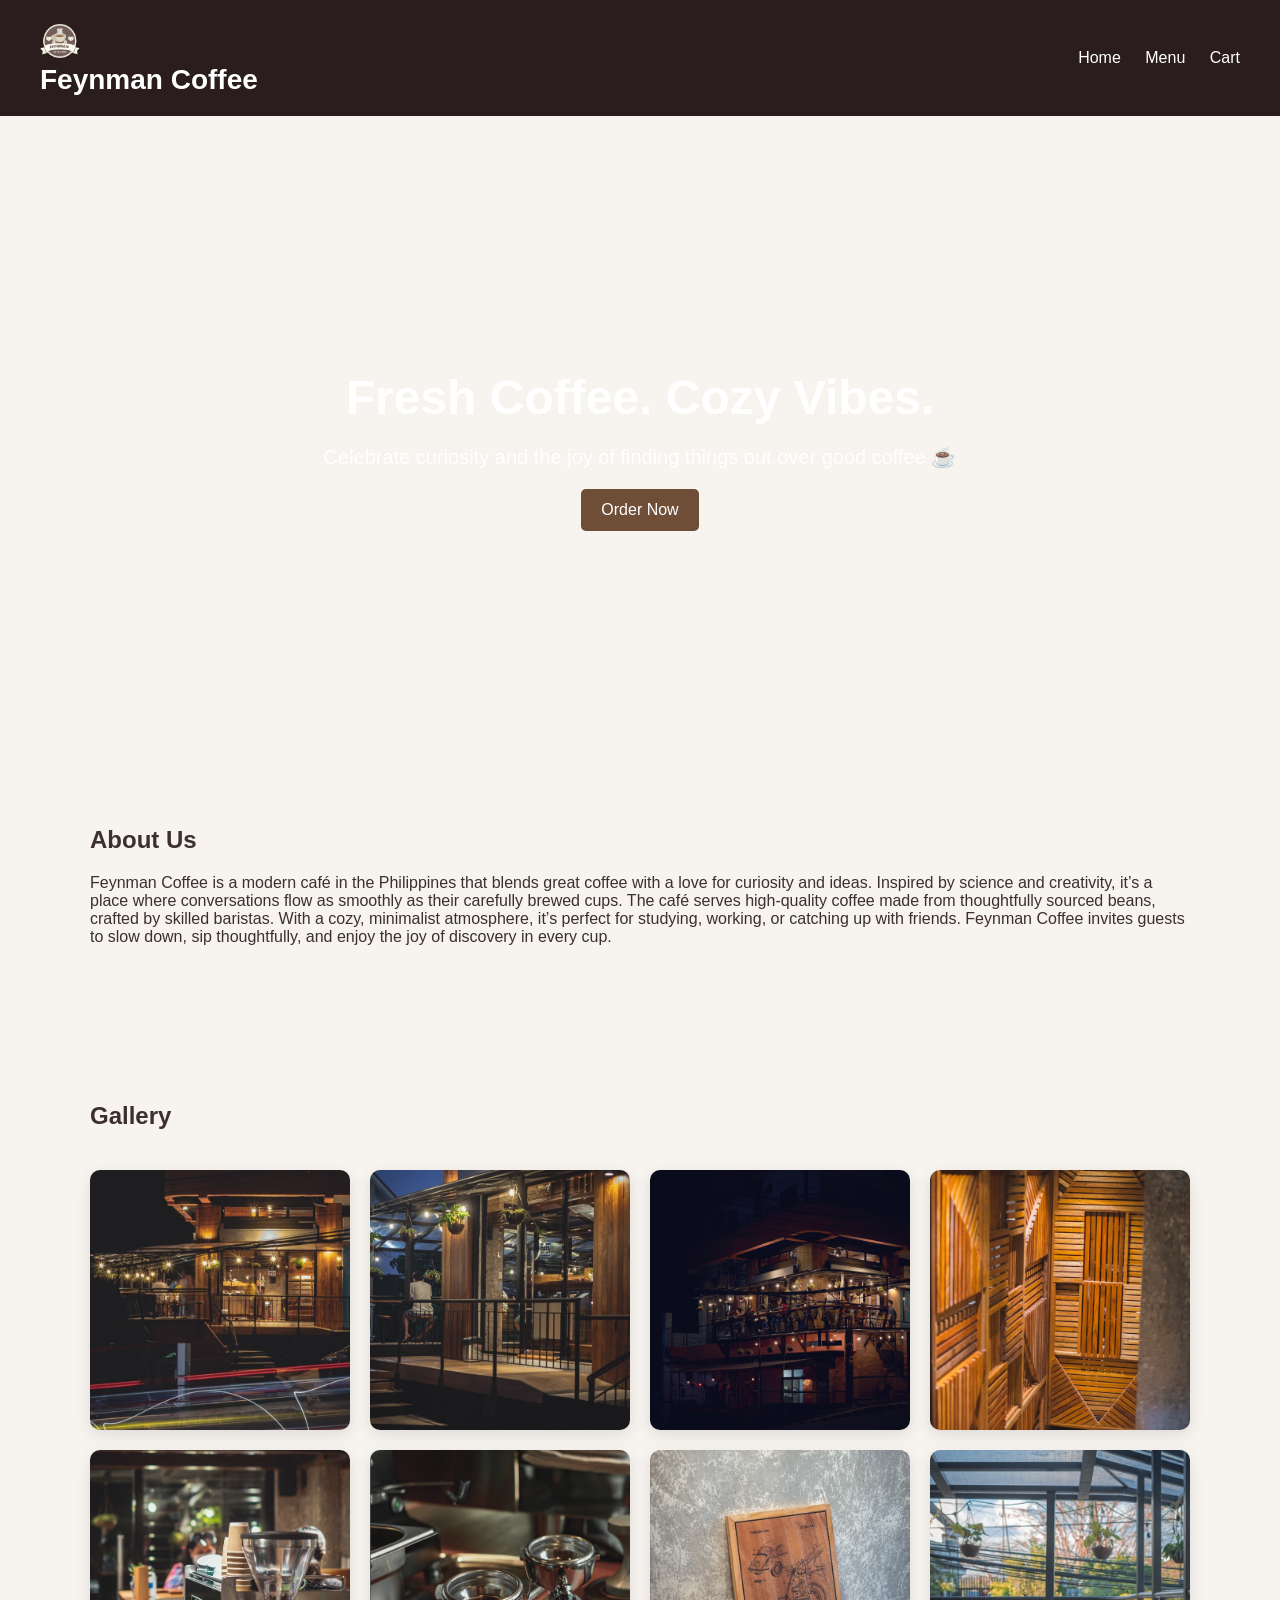
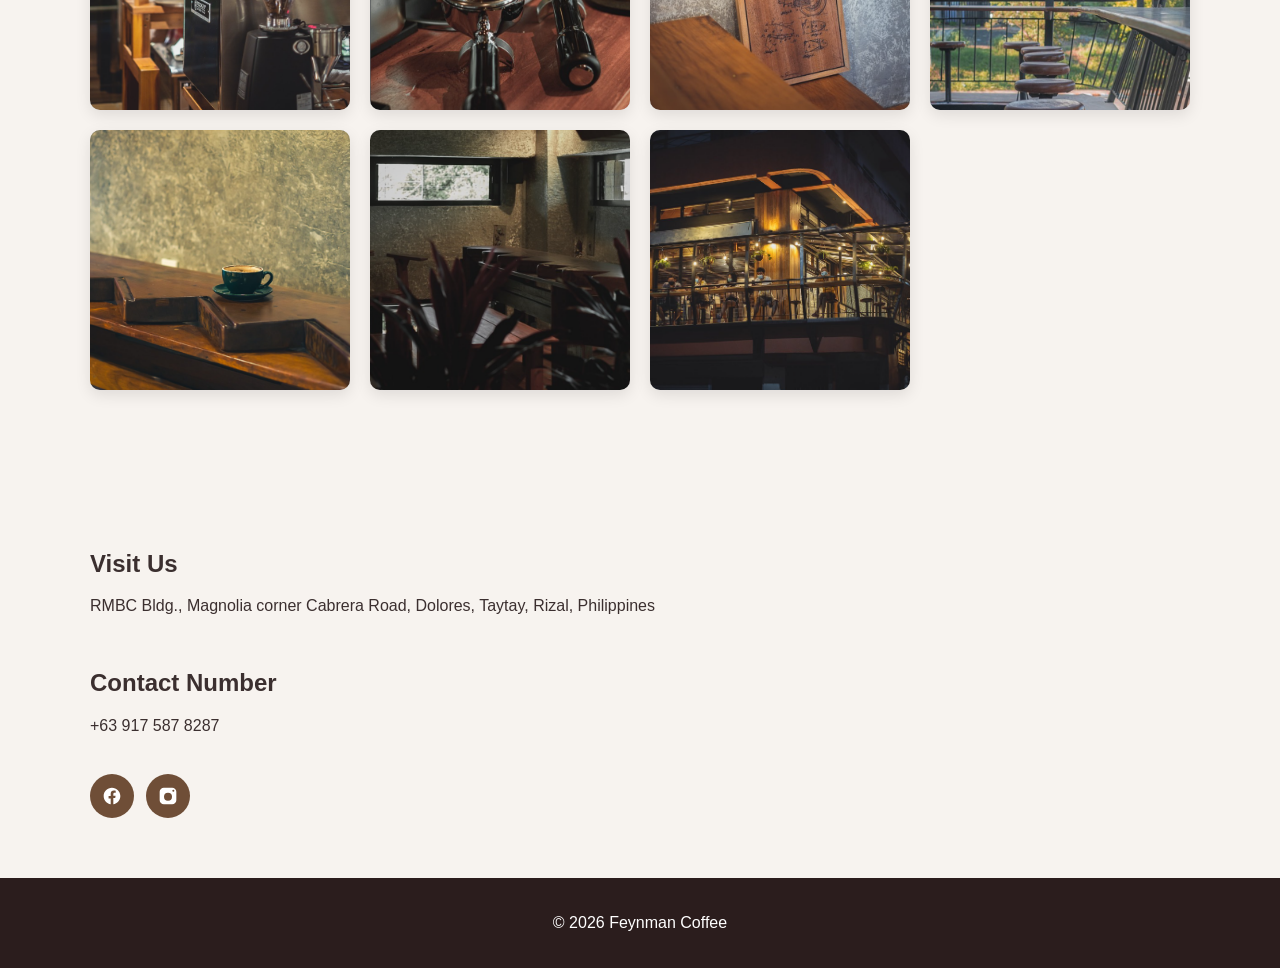
<file: index.html>
<!DOCTYPE html>
<html lang="en">
<head>
  <meta charset="UTF-8">
  <title>Feynman Coffee</title>
  <meta name="viewport" content="width=device-width, initial-scale=1.0">
 
  <style>
    html {
      scroll-behavior: smooth;
    }
 
    body {
      margin: 0;
      font-family: 'Segoe UI', Tahoma, sans-serif;
      background-color: #f7f3ef;
      color: #3b2f2f;
    }
 
    header {
      background: #2b1d1d;
      color: #fff;
      padding: 20px 40px;
      display: flex;
      justify-content: space-between;
      align-items: center;
    }
 
    header h1 {
      margin: 0;
      font-size: 28px;
    }
 
    nav a {
      color: #fff;
      margin-left: 20px;
      text-decoration: none;
      font-weight: 500;
    }
 
    .hero {
      background: url("https://images.unsplash.com/photo-1509042239860-f550ce710b93") center/cover no-repeat;
      height: 70vh;
      display: flex;
      align-items: center;
      justify-content: center;
      text-align: center;
      color: white;
    }
 
    .hero h2 {
      font-size: 48px;
      margin-bottom: 10px;
    }
 
    .hero p {
      font-size: 20px;
    }
 
    section {
      padding: 60px 40px;
      max-width: 1100px;
      margin: auto;
    }
 
    .gallery {
      display: grid;
      grid-template-columns: repeat(auto-fit, minmax(250px, 1fr));
      gap: 20px;
      padding: 20px 0;
    }
 
    .gallery-item {
      border-radius: 10px;
      overflow: hidden;
      box-shadow: 0 5px 15px rgba(0,0,0,0.1);
      aspect-ratio: 1;
      background: #ddd;
      display: flex;
      align-items: center;
      justify-content: center;
      color: #999;
      font-weight: 500;
    }
 
    .gallery-item img {
      width: 100%;
      height: 100%;
      object-fit: cover;
    }
 
    .menu {
      display: grid;
      grid-template-columns: repeat(auto-fit, minmax(250px, 1fr));
      gap: 30px;
    }
 
    .gallery {
      display: grid;
      grid-template-columns: repeat(auto-fit, minmax(250px, 1fr));
      gap: 20px;
      padding: 20px 0;
    }
 
    .gallery-item {
      border-radius: 10px;
      overflow: hidden;
      box-shadow: 0 5px 15px rgba(0,0,0,0.1);
      aspect-ratio: 1;
      background: #ddd;
      display: flex;
      align-items: center;
      justify-content: center;
      color: #999;
      font-weight: 500;
    }
 
    .gallery-item img {
      width: 100%;
      height: 100%;
      object-fit: cover;
    }
 
    .menu-item h3 {
      margin-top: 0;
    }
 
    footer {
      background: #2b1d1d;
      color: #fff;
      text-align: center;
      padding: 20px;
    }
 
    button {
      background: #6f4e37;
      color: white;
      border: none;
      padding: 12px 20px;
      border-radius: 5px;
      cursor: pointer;
      font-size: 16px;
    }
 
    button:hover {
      background: #5a3e2b;
    }
    .social-icons {
      display: flex;
      gap: 12px;
      /* keep icons tightly grouped */
      margin-right: 12px;
    }
    .contact-row {
      display: flex;
      align-items: center;
      justify-content: left;
      gap: 16px;
      flex-wrap: wrap;
      margin-top: 5px;
    }
    .social-icons a {
      display: inline-flex;
      align-items: center;
      justify-content: center;
      width: 44px;
      height: 44px;
      background: #6f4e37;
      color: #fff;
      border-radius: 50%;
      text-decoration: none;
      transition: transform .15s ease, background .15s ease;
    }
    .social-icons a:hover { transform: translateY(-2px); background: #5a3e2b; }
  </style>
</head>
 
<body>
 
<header>

  <div class="header-container">
    <img src="images/Media-removebg-preview.png" alt="Feynman Coffee Logo" width="40" height="40"> 
    <h1 class="">Feynman Coffee</h1>
  
  </div>

  <nav>
    <a href="index.html">Home</a>
    <a href="menu.html">Menu</a>
    <a href="cart.html">Cart</a>
  </nav>

</header>
 
  <div class="hero">
    <div>
      <h2>Fresh Coffee. Cozy Vibes.</h2>
      <p>Celebrate curiosity and the joy of finding things out over good coffee ☕️</p>
      <a href="menu.html"><button>Order Now</button></a>
    </div>
  </div>
 
  <section id="about">
    <h2>About Us</h2>
    <p>
      Feynman Coffee is a modern café in the Philippines that blends great coffee with a love for curiosity and ideas. Inspired by science and creativity, it’s a place where conversations flow as smoothly as their carefully brewed cups. The café serves high-quality coffee made from thoughtfully sourced beans, crafted by skilled baristas. With a cozy, minimalist atmosphere, it’s perfect for studying, working, or catching up with friends. Feynman Coffee invites guests to slow down, sip thoughtfully, and enjoy the joy of discovery in every cup.
    </p>
  </section>
 
  <section id="gallery">
    <h2>Gallery</h2>
    <div class="gallery">

<div class="gallery-item">
<img src="images/Screenshot 2026-02-26 184752.png" alt="Coffee shop interior">
</div>

<div class="gallery-item">
<img src="images/Screenshot 2026-02-26 184812.png" alt="Latte art">
</div>

<div class="gallery-item">
<img src="images/Screenshot 2026-02-26 184826.png" alt="Pastries">
</div>

<div class="gallery-item">
<img src="images/Screenshot 2026-02-26 184849.png" alt="Outdoor seating">
</div>

<div class="gallery-item">
<img src="images/Screenshot 2026-02-26 184908.png" alt="Barista">
</div>

<div class="gallery-item">
<img src="images/Screenshot 2026-02-26 184925.png" alt="Customers enjoying drinks">
</div>

<div class="gallery-item">
<img src="images/Screenshot 2026-02-26 185009.png" alt="idk">
</div>

<div class="gallery-item">
<img src="images/Screenshot 2026-02-26 185027.png" alt="yo">
</div>

<div class="gallery-item">
<img src="images/Screenshot 2026-02-26 185049.png" alt="hi">
</div>

<div class="gallery-item">
<img src="images/Screenshot 2026-02-26 185113.png" alt="eh">
</div>

<div class="gallery-item">
<img src="images/Screenshot 2026-02-26 190159.png" alt="bruh">
</div>

</div>
  </section>
 
  <section id="contact">
    <h2>Visit Us</h2>
    <p>RMBC Bldg., Magnolia corner Cabrera Road, Dolores, Taytay, Rizal, Philippines</p> <br>
    <h2>Contact Number</h2>
    <p>+63 917 587 8287</p> <br>
    <div class="contact-row">
      <div class="social-icons">
        <a href="https://www.facebook.com/feynman.coffee/" target="_blank" rel="noopener noreferrer" aria-label="Facebook">
          <!-- Facebook SVG -->
          <svg width="20" height="20" viewBox="0 0 24 24" fill="none" xmlns="http://www.w3.org/2000/svg" aria-hidden="true">
            <path d="M22 12.07C22 6.48 17.52 2 11.93 2S2 6.48 2 12.07c0 4.99 3.66 9.13 8.44 9.92v-7.03H7.9v-2.89h2.54V9.41c0-2.5 1.49-3.88 3.77-3.88 1.09 0 2.23.2 2.23.2v2.45h-1.25c-1.23 0-1.61.77-1.61 1.56v1.87h2.74l-.44 2.89h-2.3V22C18.34 21.2 22 17.06 22 12.07z" fill="currentColor"/>
          </svg>
        </a>
        <a href="https://www.instagram.com/feynman.coffee?utm_source=ig_web_button_share_sheet&igsh=ZDNlZDc0MzIxNw==" target="_blank" rel="noopener noreferrer" aria-label="Instagram">
          <!-- Instagram SVG -->
          <svg width="20" height="20" viewBox="0 0 24 24" fill="none" xmlns="http://www.w3.org/2000/svg" aria-hidden="true">
            <path d="M7 2h10a5 5 0 0 1 5 5v10a5 5 0 0 1-5 5H7a5 5 0 0 1-5-5V7a5 5 0 0 1 5-5zm5 6.2A4.8 4.8 0 1 0 16.8 13 4.8 4.8 0 0 0 12 8.2zm6.4-3.6a1.2 1.2 0 1 0 1.2 1.2 1.2 1.2 0 0 0-1.2-1.2z" fill="currentColor"/>
          </svg>
        </a>
      </div>
    </div>
  </section>
 
  <footer>
    <p>© 2026 Feynman Coffee</p>
  </footer>
 
</body>
</html>
</file>
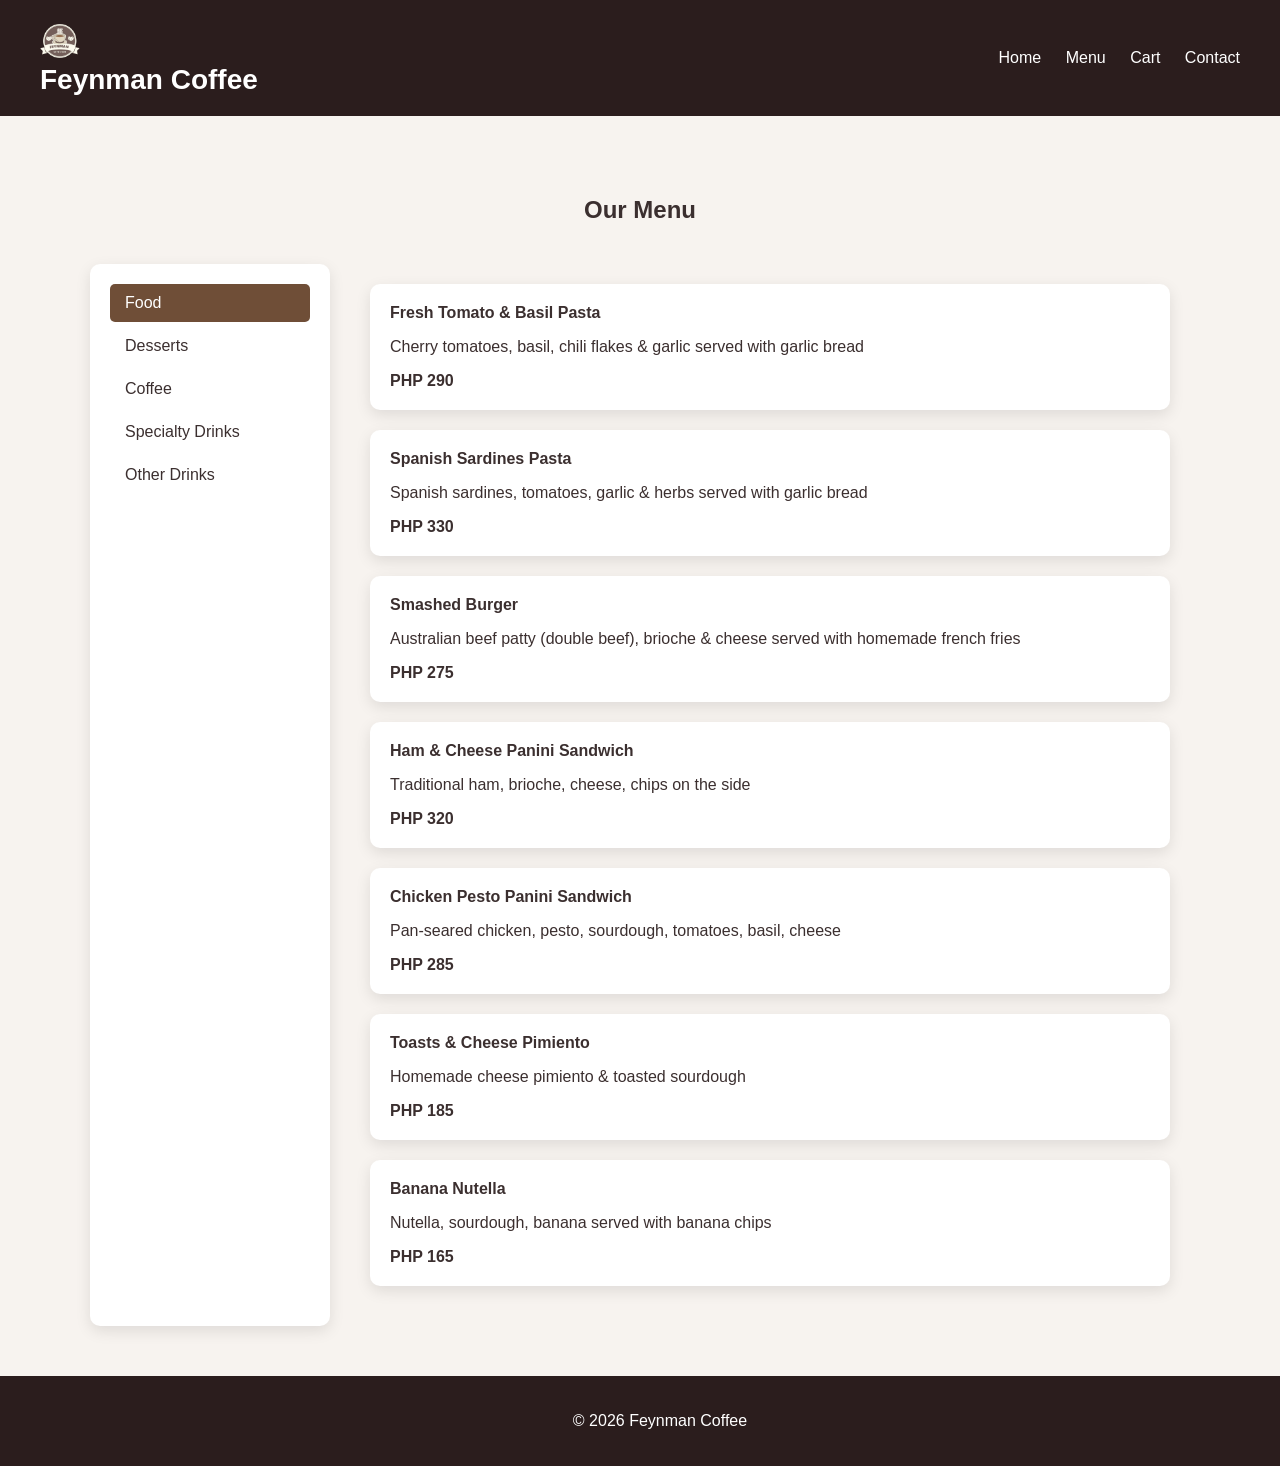
<file: menu.html>
<!DOCTYPE html>
<html lang="en">
<head>
  <meta charset="UTF-8">
  <title>Feynman Coffee - Menu</title>
  <meta name="viewport" content="width=device-width, initial-scale=1.0">
 
  <style>
    html {
      scroll-behavior: smooth;
    }
 
    body {
      margin: 0;
      font-family: 'Segoe UI', Tahoma, sans-serif;
      background-color: #f7f3ef;
      color: #3b2f2f;
      position: relative;
      min-height: 100vh;
      padding-bottom: 80px; /* space reserved for footer */
    }
 
    header {
      background: #2b1d1d;
      color: #fff;
      padding: 20px 40px;
      display: flex;
      justify-content: space-between;
      align-items: center;
    }
 
    header h1 {
      margin: 0;
      font-size: 28px;
    }
 
    nav a {
      color: #fff;
      margin-left: 20px;
      text-decoration: none;
      font-weight: 500;
    }
 
    nav a:hover {
      color: #6f4e37;
    }
 
    section {
      padding: 60px 40px;
      max-width: 1100px;
      margin: auto;
    }
 
    section h2 {
      text-align: center;
      margin-bottom: 40px;
    }
 
    .menu-container {
      display: flex;
      gap: 20px;
      flex-wrap: wrap;
    }
 
    .sidebar {
      flex: 0 0 200px;
      background: #fff;
      padding: 20px;
      border-radius: 10px;
      box-shadow: 0 5px 15px rgba(0,0,0,0.1);
    }
 
    .sidebar ul {
      list-style: none;
      padding: 0;
      margin: 0;
    }
 
    .sidebar li {
      padding: 10px 15px;
      cursor: pointer;
      border-radius: 5px;
      margin-bottom: 5px;
      transition: background 0.3s, color 0.3s;
    }
 
    .sidebar li.active,
    .sidebar li:hover {
      background: #6f4e37;
      color: #fff;
    }
 
    .menu-content {
      flex: 1;
      padding: 20px;
    }
 
    .category {
      display: none;
    }
 
    .category.active {
      display: block;
    }
 
    .menu-item {
      background: #fff;
      padding: 20px;
      border-radius: 10px;
      box-shadow: 0 5px 15px rgba(0,0,0,0.1);
      margin-bottom: 20px;
    }
 
    /* Hover lift effect for menu items */
    .menu-item {
      transition: transform 0.18s ease, box-shadow 0.18s ease;
    }
 
    .menu-item:hover {
      transform: translateY(-6px);
      box-shadow: 0 12px 30px rgba(0,0,0,0.12);
      cursor: pointer;
    }
 
    /* Modal styles */
    .modal-overlay {
      position: fixed;
      inset: 0;
      background: rgba(0,0,0,0.5);
      display: none;
      align-items: center;
      justify-content: center;
      z-index: 9999;
      padding: 20px;
    }
 
    .modal-overlay.show {
      display: flex;
    }
 
    .modal {
      background: #fff;
      border-radius: 12px;
      max-width: 800px;
      width: 100%;
      box-shadow: 0 20px 50px rgba(0,0,0,0.25);
      overflow: hidden;
      display: grid;
      grid-template-columns: 1fr 1fr;
    }
 
    .modal .modal-image {
      background: #f0f0f0 center/cover no-repeat;
      min-height: 220px;
    }
 
    .modal .modal-body {
      padding: 22px;
    }
 
    .modal .modal-body h3 {
      margin-top: 0;
    }
 
    .modal .close-btn {
      background: transparent;
      border: none;
      font-size: 18px;
      cursor: pointer;
      color: #6f4e37;
      padding: 6px 8px;
    }
 
    /* quantity input styling */
    #modalQty {
      padding: 4px 6px;
      border: 1px solid #ccc;
      border-radius: 4px;
      font-size: 14px;
    }
 
    #modalOrderBtn {
      background: #6f4e37;
      color: #fff;
      border: none;
      padding: 10px 20px;
      border-radius: 6px;
      cursor: pointer;
      font-size: 15px;
      margin-top: 8px;
    }
    #modalOrderBtn:hover {
      background: #573a2e;
    }
 
    .menu-item h4 {
      margin-top: 0;
      margin-bottom: 10px;
    }
 
    footer {
      background: #2b1d1d;
      color: #fff;
      text-align: center;
      padding: 20px;
      position: absolute;
      bottom: 0;
      left: 0;
      width: 100%;
    }
 
    @media (max-width: 900px) {
      header {
        flex-direction: column;
        text-align: center;
      }
     
      nav {
        margin-top: 10px;
      }
     
      nav a {
        margin: 0 10px;
      }
    }
 
    @media (max-width: 600px) {
      header {
        padding: 15px 20px;
      }
     
      header h1 {
        font-size: 22px;
      }
     
      nav a {
        display: block;
        margin: 10px 0;
      }
     
      section {
        padding: 40px 20px;
      }
     
      .menu-container {
        flex-direction: column;
      }
     
      .sidebar {
        width: 100%;
        margin-bottom: 20px;
      }
    }
  </style>
</head>
 
<body>
 
  <header>
     <div class="header-container">
    <img src="images/Media-removebg-preview.png" alt="Feynman Coffee Logo" width="40" height="40"> 
    <h1 class="">Feynman Coffee</h1>
  
  </div>
    <nav>
      <a href="index.html">Home</a>
      <a href="menu.html">Menu</a>
      <a href="cart.html">Cart</a>
      <a href="index.html#contact">Contact</a>
    </nav>
  </header>
 
  <section id="menu">
    <h2>Our Menu</h2>
    <div class="menu-container">
      <aside class="sidebar">
        <ul>
          <li class="active" onclick="showCategory('food', this)">Food</li>
          <li onclick="showCategory('desserts', this)">Desserts</li>
          <li onclick="showCategory('coffee', this)">Coffee</li>
          <li onclick="showCategory('specialty', this)">Specialty Drinks</li>
          <li onclick="showCategory('other', this)">Other Drinks</li>
        </ul>
      </aside>
      <div class="menu-content">
        <div id="food" class="category active">

<div class="menu-item" data-image="menu/Fresh-Tomato-Basil-Pasta.png">
<h4>Fresh Tomato & Basil Pasta</h4>
<p>Cherry tomatoes, basil, chili flakes & garlic served with garlic bread</p>
<strong>PHP 290</strong>
</div>

<div class="menu-item" data-image="menu/Spanish-Sardines-Pasta.png">
<h4>Spanish Sardines Pasta</h4>
<p>Spanish sardines, tomatoes, garlic & herbs served with garlic bread</p>
<strong>PHP 330</strong>
</div>

<div class="menu-item" data-image="menu/Smashed-Burger.png">
<h4>Smashed Burger</h4>
<p>Australian beef patty (double beef), brioche & cheese served with homemade french fries</p>
<strong>PHP 275</strong>
</div>

<div class="menu-item" data-image="menu/Ham-And-Cheese-Panini-Sandwich.jpg">
<h4>Ham & Cheese Panini Sandwich</h4>
<p>Traditional ham, brioche, cheese, chips on the side</p>
<strong>PHP 320</strong>
</div>

<div class="menu-item" data-image="menu/Chicken-Pesto-Panini-Sandwich.png">
<h4>Chicken Pesto Panini Sandwich</h4>
<p>Pan-seared chicken, pesto, sourdough, tomatoes, basil, cheese</p>
<strong>PHP 285</strong>
</div>

<div class="menu-item" data-image="menu/Toasts-And-Cheese-Pimiento.jpg">
<h4>Toasts & Cheese Pimiento</h4>
<p>Homemade cheese pimiento & toasted sourdough</p>
<strong>PHP 185</strong>
</div>

<div class="menu-item" data-image="menu/Banana-Nutella.jpg">
<h4>Banana Nutella</h4>
<p>Nutella, sourdough, banana served with banana chips</p>
<strong>PHP 165</strong>
</div>

</div>
<div id="desserts" class="category">
  <div class="menu-item" data-image="menu/Vanilla-Mille-Crepe.jpg">
    <h4>Vanilla Mille Crepe</h4>
    <strong>PHP 170</strong>
  </div>          
  <div class="menu-item" data-image="menu/Brownies.jpg">
    <h4>Brownies</h4>
    <strong>PHP 95</strong>
  </div>
  <div class="menu-item" data-image="menu/Chocolate-Chip-Cookie.jpg">
    <h4>Chocolate Chip Cookie</h4>
    <strong>PHP 80</strong>
  </div>
  <div class="menu-item" data-image="menu/Oatmeal-Cookie.jpg">
    <h4>Oatmeal Cookie</h4>
    <strong>PHP 120</strong>
  </div>
  <div class="menu-item" data-image="menu/Champorado.jpg">
    <h4>Champorado</h4>
    <strong>PHP 150</strong>
  </div>          
</div>
        <div id="coffee" class="category">
          <div class="menu-item" data-image="menu/Espresso.jpg">
            <h4>Espresso</h4>
            <strong>PHP 90</strong>
          </div>
          <div class="menu-item" data-image="menu/Flat-White.jpg">
            <h4>Flat White</h4>
            <strong>PHP 125</strong>
          </div>
          <div class="menu-item" data-image="menu/Americano.jpg">
            <h4>Americano</h4>
            <p>Hot: PHP 100 | Iced: PHP 110</p>
            <strong>PHP 100-110</strong>
          </div>
          <div class="menu-item" data-image="menu/Cappuccino.jpg">
            <h4>Cappuccino</h4>
            <p>Hot: PHP 130 | Iced: PHP 140</p>
            <strong>PHP 130-140</strong>
          </div>
          <div class="menu-item" data-image="menu/Cafe-Latte.jpg">
            <h4>Cafe Latte</h4>
            <p>Hot: PHP 130 | Iced: PHP 140</p>
            <strong>PHP 130-140</strong>
          </div>
          <div class="menu-item" data-image="menu/Cafe-Mocha.jpg">
            <h4>Cafe Mocha</h4>
            <p>Hot: PHP 175 | Iced: PHP 185</p>
            <strong>PHP 175-185</strong>
          </div>
          <div class="menu-item" data-image="menu/Caramel-Macchiato.jpg">
            <h4>Caramel Macchiato</h4>
            <p>Hot: PHP 150 | Iced: PHP 160</p>
            <strong>PHP 150-160</strong>
          </div>
          <div class="menu-item" data-image="menu/Spanish-Latte.jpg">
            <h4>Spanish Latte</h4>
            <p>Hot: PHP 150 | Iced: PHP 160</p>
            <strong>PHP 150-160</strong>
          </div>
        </div>
        <div id="specialty" class="category">
          <div class="menu-item" data-image="menu/Espresso-and-Tonic.jpg">
            <h4>Espresso & Tonic</h4>
            <p>Iced Only</p>
            <strong>PHP 160</strong>
          </div>
          <div class="menu-item" data-image="menu/Dirty-Horchata.jpg">
            <h4>Dirty Horchata</h4>
            <p>Iced Only</p>
            <strong>PHP 270</strong>
          </div>
          <div class="menu-item" data-image="menu/Iced-Cranberry-Latte.jpg">
            <h4>Iced Cranberry Latte</h4>
            <p>Iced Only</p>
            <strong>PHP 185</strong>
          </div>
          <div class="menu-item" data-image="menu/Iced-Dirty-Matcha.jpg">
            <h4>Iced Dirty Matcha</h4>
            <p>Iced Only</p>
            <strong>PHP 185</strong>
          </div>
          <div class="menu-item" data-image="menu/Kiwi-Espresso.jpg">
            <h4>Kiwi Espresso</h4>
            <p>Iced Only</p>
            <strong>PHP 170</strong>
          </div>
          <div class="menu-item" data-image="menu/Caramel-Frappe.jpg">
            <h4>Caramel Frappe</h4>
            <p>Blended</p>
            <strong>PHP 190</strong>
          </div>
          <div class="menu-item" data-image="menu/Mocha-Frappe.jpg">
            <h4>Mocha Frappe</h4>
            <p>Blended</p>
            <strong>PHP 185</strong>
          </div>
          <div class="menu-item" data-image="menu/Cookies-and-Cream.jpg">
            <h4>Cookies & Cream</h4>
            <p>Blended (non-coffee)</p>
            <strong>PHP 195</strong>
          </div>
        </div>
        <div id="other" class="category">
          <div class="menu-item" data-image="menu/Chocolate.jpg">
            <h4>Chocolate</h4>
            <p>Hot: PHP 170 | Iced: PHP 180</p>
            <strong>PHP 170-180</strong>
          </div>
          <div class="menu-item" data-image="menu/Horchata.jpg">
            <h4>Horchata</h4>
            <p>Hot: PHP 180 | Iced: PHP 190</p>
            <strong>PHP 180-190</strong>
          </div>
          <div class="menu-item" data-image="menu/Matcha.jpg">
            <h4>Matcha</h4>
            <p>Hot: PHP 150 | Iced: PHP 160</p>
            <strong>PHP 150-160</strong>
          </div>
          <div class="menu-item" data-image="menu/Crimson-Joy.jpg">
            <h4>Crimson Joy</h4>
            <p>Tea-based with citrus</p>
            <strong>PHP 130</strong>
          </div>
          <div class="menu-item" data-image="menu/Kiwi-Lemonade.jpg">
            <h4>Kiwi Lemonade</h4>
            <strong>PHP 185</strong>
          </div>
          <div class="menu-item" data-image="menu/Banana-Yogurt-Smoothie.jpg">
            <h4>Banana Yogurt Smoothie</h4>
            <strong>PHP 145</strong>
          </div>
          <div class="menu-item" data-image="menu/Mango-Yogurt-Smoothie.jpg">
            <h4>Mango Yogurt Smoothie</h4>
            <strong>PHP 155</strong>
          </div>
          <div class="menu-item" data-image="menu/Sahlee's-Smoothie.jpg">
            <h4>Sahlee's Smoothie</h4>
            <p>Mango & Banana</p>
            <strong>PHP 160</strong>
          </div>
          <div class="menu-item" data-image="menu/Hot-Teas.jpg">
            <h4>Hot Teas (Tsaa Laya)</h4>
            <p>Tanglad, Pandan, Tropical Summer, Arvensis Mint, Bughaw</p>
            <strong>PHP 150</strong>
          </div>
        </div>
      </div>
    </div>
  </section>
 
  <footer>
    <p>© 2026 Feynman Coffee</p>
  </footer>
 
  <!-- Modal / Overlay for menu item details -->
  <div id="modalOverlay" class="modal-overlay" aria-hidden="true">
    <div class="modal" role="dialog" aria-modal="true" aria-labelledby="modalTitle">
      <div class="modal-image" id="modalImage" style="background-image: url('');"></div>
      <div class="modal-body">
        <button class="close-btn" id="modalClose" aria-label="Close">✕</button>
        <h3 id="modalTitle"></h3>
        <p id="modalDescription"></p>
        <p id="modalPrice" style="font-weight:700;margin-top:12px"></p>
        <p style="margin-top:12px;">
          Quantity: <input type="number" id="modalQty" min="1" value="1" style="width:60px;" />
        </p>
        <p>Total: <span id="modalTotal"></span></p>
        <button id="modalOrderBtn" style="background:#6f4e37;color:#fff;border:none;padding:10px 20px;border-radius:6px;cursor:pointer;margin-top:8px;">Add to Cart</button>
      </div>
    </div>
  </div>
 
  <script>
    function showCategory(cat, elem) {
      document.querySelectorAll('.sidebar li').forEach(li => li.classList.remove('active'));
      elem.classList.add('active');
      document.querySelectorAll('.category').forEach(div => div.classList.remove('active'));
      document.getElementById(cat).classList.add('active');
    }
 
    // Modal handling for menu items
    (function() {
      const overlay = document.getElementById('modalOverlay');
      const modalImage = document.getElementById('modalImage');
      const modalTitle = document.getElementById('modalTitle');
      const modalDescription = document.getElementById('modalDescription');
      const modalPrice = document.getElementById('modalPrice');
      const modalClose = document.getElementById('modalClose');
 
      function openModal(data) {
        modalTitle.textContent = data.title || '';
        modalDescription.textContent = data.description || '';
        modalPrice.textContent = data.price || '';
        // parse numeric price for calculation
        currentPrice = parsePrice(data.price || '');
        // reset quantity and total
        const qtyInput = document.getElementById('modalQty');
        qtyInput.value = 1;
        updateTotal();
        // attach listeners if not already done (idempotent)
        qtyInput.oninput = updateTotal;
        document.getElementById('modalOrderBtn').onclick = handleOrder;
        if (data.image) {
          modalImage.style.backgroundImage = `url('${data.image}')`;
        } else {
          modalImage.style.backgroundImage = '';
        }
        overlay.classList.add('show');
        overlay.setAttribute('aria-hidden', 'false');
      }
 
      let currentPrice = 0; // numeric base price used for total calculation
 
      function closeModal() {
        overlay.classList.remove('show');
        overlay.setAttribute('aria-hidden', 'true');
      }
 
      function parsePrice(str) {
        // grab first number in string (handles ranges by taking first value)
        const match = str.replace(/,/g, '').match(/\d+(?:\.\d+)?/);
        return match ? parseFloat(match[0]) : 0;
      }
 
      function updateTotal() {
        const qty = Number(document.getElementById('modalQty').value) || 1;
        const total = (currentPrice * qty).toFixed(2);
        document.getElementById('modalTotal').textContent = 'PHP ' + total;
      }
 
      // handle order button click
  function handleOrder() {
  const qty = Number(document.getElementById('modalQty').value) || 1;
  const item = modalTitle.textContent;
  const unitPrice = currentPrice;
 
  const cart = JSON.parse(localStorage.getItem('cart') || '[]');
  cart.push({title: item, qty, unitPrice, total: unitPrice * qty});
  localStorage.setItem('cart', JSON.stringify(cart));
 
  closeModal(); // just close modal, no alert
}
 
      // Wire up clicks on menu items
      document.querySelectorAll('.menu-item').forEach(item => {
        item.addEventListener('click', () => {
          const titleEl = item.querySelector('h4');
          const descEl = item.querySelector('p');
          const priceEl = item.querySelector('strong');
          // If you want images per item, add a data-image attribute to the .menu-item element
          const image = item.getAttribute('data-image') || '';
          openModal({
            title: titleEl ? titleEl.textContent : '',
            description: descEl ? descEl.textContent : '',
            price: priceEl ? priceEl.textContent : '',
            image
          });
        });
      });
 
      // Close handlers
      overlay.addEventListener('click', (e) => {
        if (e.target === overlay || e.target === modalClose) closeModal();
      });
 
      modalClose.addEventListener('click', closeModal);
      document.addEventListener('keydown', (e) => { if (e.key === 'Escape') closeModal(); });
    })();
  </script>
 
</body>
</html>
</file>
